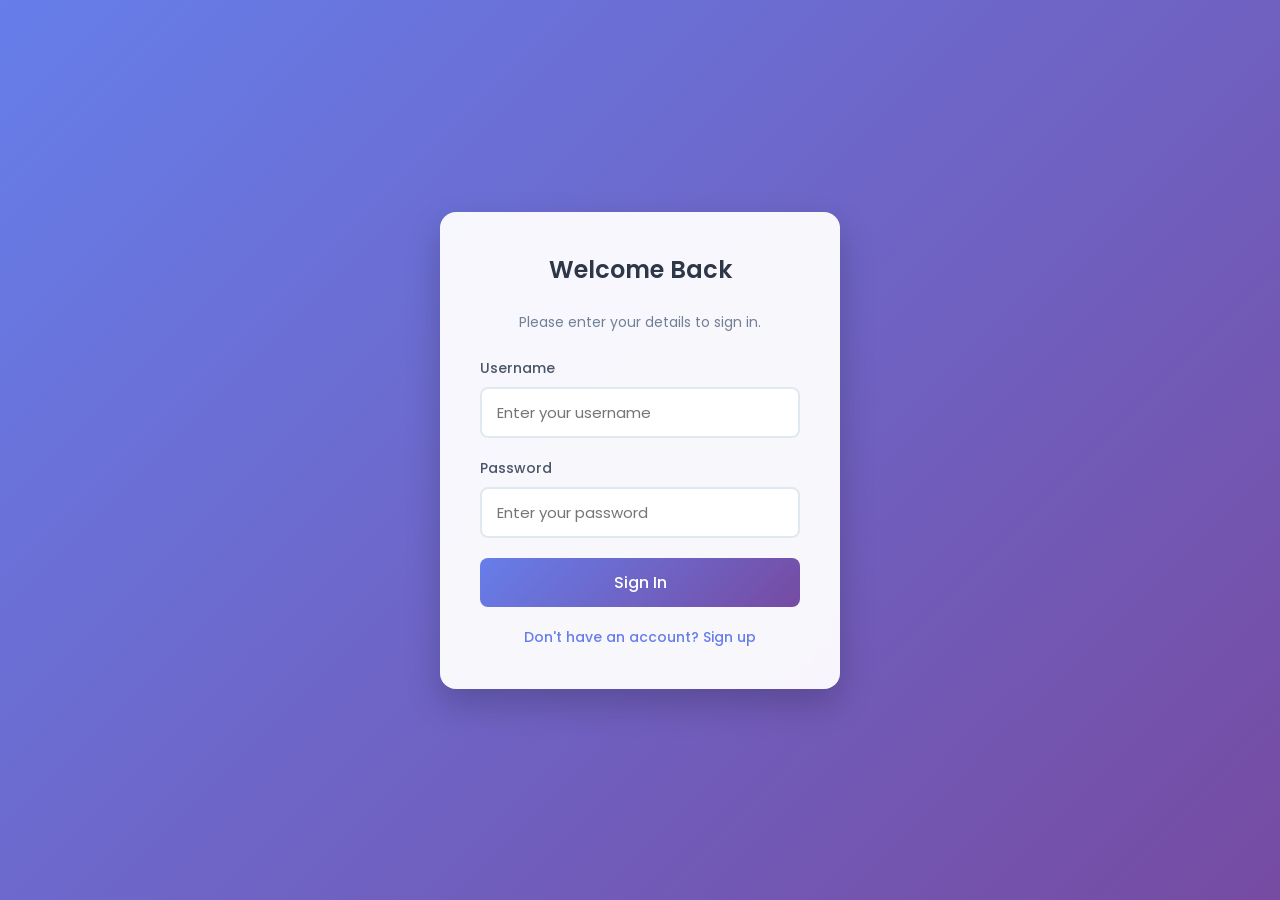
<file: index.html>
<!DOCTYPE html>
<html>
<head>
    <meta charset="UTF-8">
    <title>Inspiration Hub - My App</title>
    <link rel="stylesheet" href="style.css">
    <!-- Load FontAwesome for icons -->
    <link rel="stylesheet" href="https://cdnjs.cloudflare.com/ajax/libs/font-awesome/6.0.0/css/all.min.css">
    <style>
        .inspire-box {
            background: #d4edda;
            border-left: 5px solid #28a745;
            padding: 15px;
            margin-bottom: 25px;
            border-radius: 4px;
            color: #155724;
            line-height: 1.6;
        }
        .quote-box {
            background: #ffffff;
            border: 1px solid #e2e8f0;
            padding: 30px;
            margin-bottom: 25px;
            border-radius: 8px;
            box-shadow: 0 4px 6px rgba(0,0,0,0.05);
            text-align: center;
        }
        .quote-box h3 {
            font-size: 28px;
            font-weight: 600;
            color: #2d3748;
            line-height: 1.4;
            text-transform: capitalize;
            background: -webkit-linear-gradient(45deg, #667eea, #764ba2);
            -webkit-background-clip: text;
            -webkit-text-fill-color: transparent;
        }
        .kalam-box {
            background: #fff8e1;
            border-left: 5px solid #ffb300;
            padding: 20px;
            margin-bottom: 25px;
            border-radius: 4px;
            color: #3e2723;
        }
        .kalam-box h3 {
            margin-bottom: 15px;
            font-size: 20px;
            color: #d84315;
        }
        .kalam-list {
            margin-left: 20px;
            line-height: 1.8;
            font-size: 16px;
            font-weight: 500;
        }
        .kalam-author {
            text-align: right;
            margin-top: 15px;
            font-style: italic;
            font-weight: 600;
            color: #5d4037;
        }
    </style>
</head>
<body onload="checkAuth()">
    <div class="dashboard-container">
        <div class="dashboard-header">
            <h2 id="welcomeMessage">Welcome!</h2>
            <button onclick="handleLogout()" class="btn btn-small">
                <i class="fas fa-sign-out-alt"></i> Logout
            </button>
        </div>

        <!-- New Image Quote Section -->
        <div class="quote-box">
            <h3>
                "Life Is A Blank Page,<br>
                To Make It Interesting<br>
                You Have To Draw It Yourself"
            </h3>
        </div>

        <!-- A.P.J. Abdul Kalam Section -->
        <div class="kalam-box">
            <h3>Speak 5 lines to Yourself Every Morning</h3>
            <ol class="kalam-list">
                <li>God is always with me.</li>
                <li>Today is my day.</li>
                <li>I am a Winner.</li>
                <li>I am the Best.</li>
                <li>I can do it.</li>
            </ol>
            <p class="kalam-author">- A. P. J. Abdul Kalam</p>
        </div>

        <!-- Career Inspiration Section -->
        <div class="inspire-box">
            <h3><i class="fas fa-rocket"></i> Career Inspiration</h3>
            <p style="margin-top: 10px;">Your career is a marathon, not a sprint. Every line of code you write, every bug you struggle to fix, and every new concept you learn is a stepping stone toward greatness. Don't be afraid of failing, because in the tech world, failure is just your code telling you exactly how to get it right the next time. Keep pushing your limits, stay curious, and remember that every expert was once a beginner who refused to quit!</p>
        </div>
        
    </div>

    <!-- Include our JavaScript file -->
    <script src="script.js"></script>
</body>
</html>
</file>
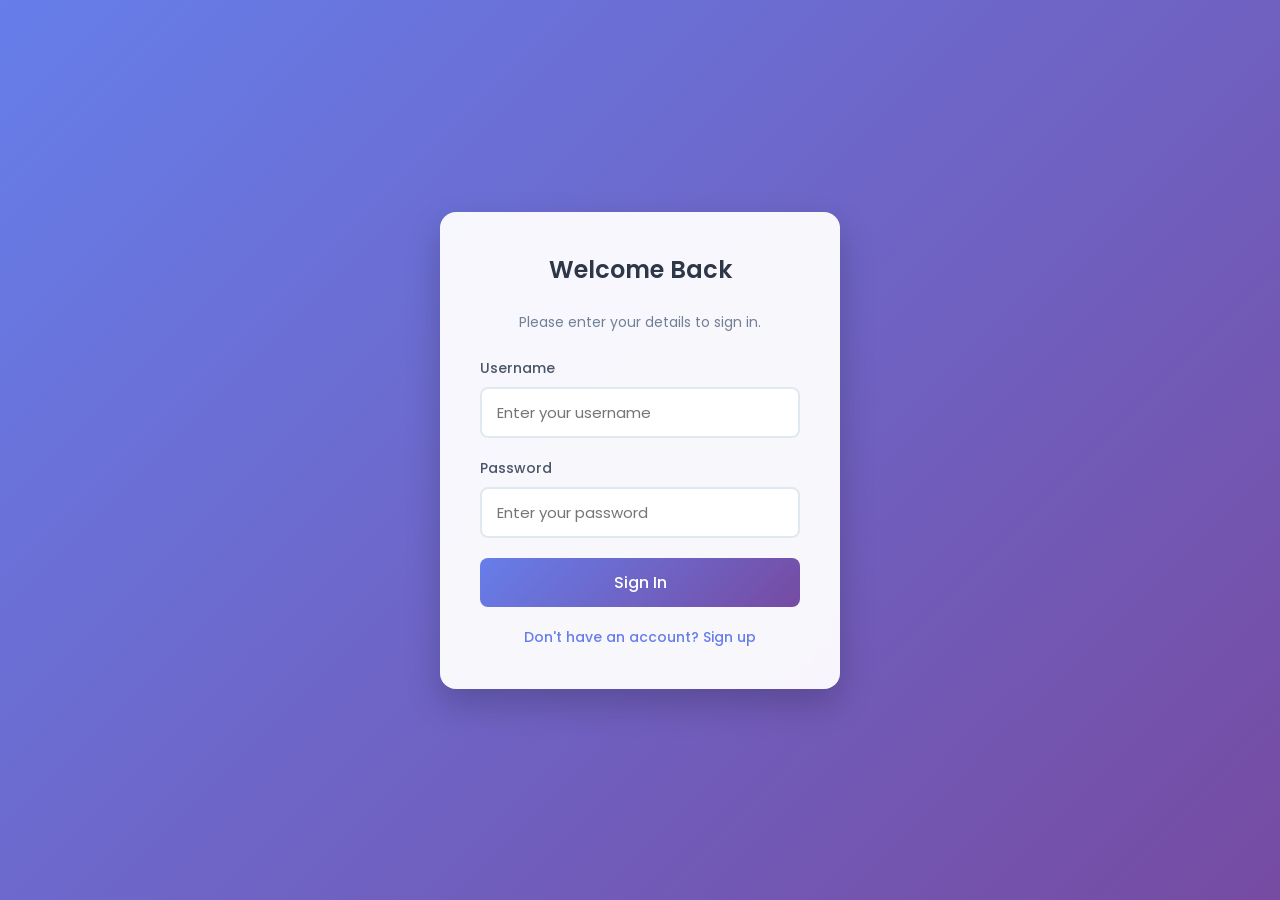
<file: login.html>
<!DOCTYPE html>
<html>
<head>
    <title>Login - My App</title>
    <link rel="stylesheet" href="style.css">
</head>
<body>
    <div class="container">
        <h2>Welcome Back</h2>
        <p style="color: #718096; margin-bottom: 25px; font-size: 14px;">Please enter your details to sign in.</p>
        
        <!-- This paragraph will show our error messages from JavaScript -->
        <p id="loginMessage"></p>
        
        <form id="loginForm" onsubmit="handleLogin(event)">
            <div class="form-group">
                <label>Username</label>
                <input type="text" id="username" placeholder="Enter your username" required>
            </div>
            <div class="form-group">
                <label>Password</label>
                <input type="password" id="password" placeholder="Enter your password" required>
            </div>
            <button type="submit" class="btn">Sign In</button>
        </form>
        
        <a href="register.html" class="link">Don't have an account? Sign up</a>
    </div>

    <script src="script.js"></script>
</body>
</html>
</file>
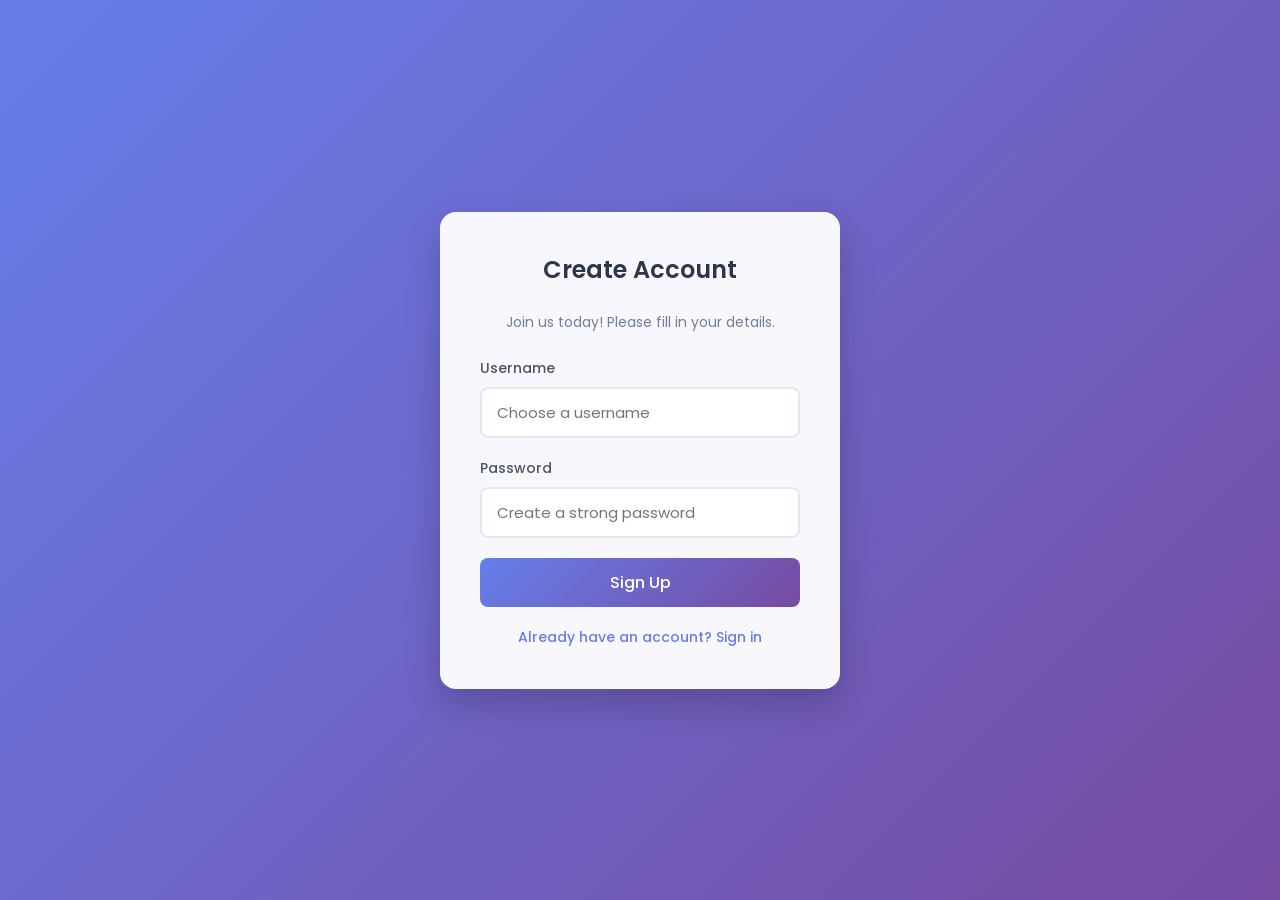
<file: register.html>
<!DOCTYPE html>
<html>
<head>
    <title>Register - My App</title>
    <link rel="stylesheet" href="style.css">
</head>
<body>
    <div class="container">
        <h2>Create Account</h2>
        <p style="color: #718096; margin-bottom: 25px; font-size: 14px;">Join us today! Please fill in your details.</p>
        
        <!-- This paragraph will show our error or success messages from JavaScript -->
        <p id="registerMessage"></p>
        
        <form id="registerForm" onsubmit="handleRegister(event)">
            <div class="form-group">
                <label>Username</label>
                <input type="text" id="username" placeholder="Choose a username" required>
            </div>
            <div class="form-group">
                <label>Password</label>
                <input type="password" id="password" placeholder="Create a strong password" required>
            </div>
            <button type="submit" class="btn">Sign Up</button>
        </form>
        
        <a href="login.html" class="link">Already have an account? Sign in</a>
    </div>

    <script src="script.js"></script>
</body>
</html>
</file>
<file: style.css>
@import url('https://fonts.googleapis.com/css2?family=Poppins:wght@300;400;500;600&display=swap');

* {
    margin: 0;
    padding: 0;
    box-sizing: border-box;
    font-family: 'Poppins', sans-serif;
}

body {
    background: linear-gradient(135deg, #667eea 0%, #764ba2 100%);
    min-height: 100vh;
    display: flex;
    justify-content: center;
    align-items: center;
    color: #333;
}

/* Auth Pages Container */
.container {
    background: rgba(255, 255, 255, 0.95);
    padding: 40px;
    border-radius: 16px;
    box-shadow: 0 15px 35px rgba(0,0,0,0.2);
    width: 100%;
    max-width: 400px;
    text-align: center;
    backdrop-filter: blur(10px);
}

/* Dashboard Container */
.dashboard-container {
    background: rgba(255, 255, 255, 0.95);
    padding: 40px;
    border-radius: 16px;
    box-shadow: 0 15px 35px rgba(0,0,0,0.2);
    width: 100%;
    max-width: 800px;
    backdrop-filter: blur(10px);
}

h2 {
    color: #2d3748;
    margin-bottom: 25px;
    font-weight: 600;
}

.dashboard-header {
    display: flex;
    justify-content: space-between;
    align-items: center;
    margin-bottom: 30px;
    padding-bottom: 20px;
    border-bottom: 2px solid #edf2f7;
}

.dashboard-header h2 {
    margin-bottom: 0;
}

.form-group {
    margin-bottom: 20px;
    text-align: left;
}

.form-group label {
    display: block;
    margin-bottom: 8px;
    color: #4a5568;
    font-weight: 500;
    font-size: 14px;
}

.form-group input {
    width: 100%;
    padding: 12px 15px;
    border: 2px solid #e2e8f0;
    border-radius: 8px;
    font-size: 15px;
    transition: all 0.3s ease;
    outline: none;
}

.form-group input:focus {
    border-color: #667eea;
    box-shadow: 0 0 0 3px rgba(102, 126, 234, 0.2);
}

.btn {
    width: 100%;
    padding: 12px;
    background: linear-gradient(135deg, #667eea 0%, #764ba2 100%);
    color: white;
    border: none;
    border-radius: 8px;
    cursor: pointer;
    font-size: 16px;
    font-weight: 500;
    transition: transform 0.2s ease, box-shadow 0.2s ease;
}

.btn:hover {
    transform: translateY(-2px);
    box-shadow: 0 5px 15px rgba(118, 75, 162, 0.4);
}

.btn-small {
    width: auto;
    padding: 8px 20px;
    font-size: 14px;
}

.link {
    display: inline-block;
    margin-top: 20px;
    color: #667eea;
    text-decoration: none;
    font-size: 14px;
    font-weight: 500;
    transition: color 0.3s ease;
}

.link:hover {
    color: #764ba2;
    text-decoration: underline;
}

.error {
    color: #e53e3e;
    background: #fff5f5;
    padding: 10px;
    border-radius: 6px;
    margin-bottom: 20px;
    font-size: 14px;
    border: 1px solid #feb2b2;
}

.success {
    color: #38a169;
    background: #f0fff4;
    padding: 10px;
    border-radius: 6px;
    margin-bottom: 20px;
    font-size: 14px;
    border: 1px solid #9ae6b4;
}

/* Dashboard Content Cards */
.stats-grid {
    display: grid;
    grid-template-columns: repeat(auto-fit, minmax(200px, 1fr));
    gap: 20px;
    margin-top: 20px;
}

.stat-card {
    background: white;
    padding: 20px;
    border-radius: 12px;
    border: 1px solid #edf2f7;
    box-shadow: 0 4px 6px rgba(0,0,0,0.05);
    text-align: center;
    transition: transform 0.3s ease;
}

.stat-card:hover {
    transform: translateY(-5px);
}

.stat-card h3 {
    color: #718096;
    font-size: 14px;
    font-weight: 500;
    margin-bottom: 10px;
}

.stat-card .value {
    color: #2d3748;
    font-size: 24px;
    font-weight: 600;
}

.content-section {
    margin-top: 30px;
    padding: 20px;
    background: #f7fafc;
    border-radius: 12px;
    color: #4a5568;
    line-height: 1.6;
}
</file>
